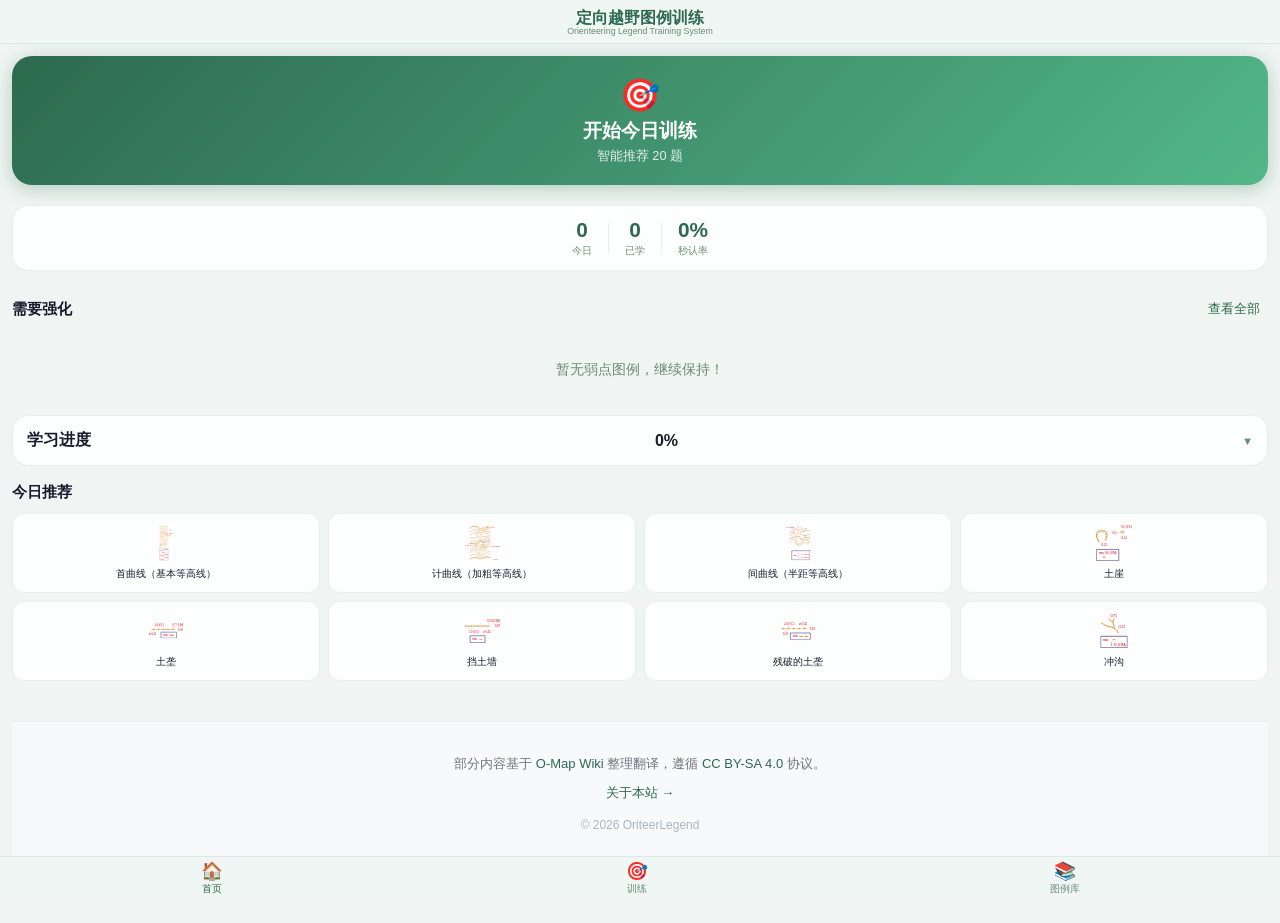
<file: index.html>
<!DOCTYPE html>
<html lang="zh-CN">
<head>
  <meta charset="UTF-8">
  <meta name="viewport" content="width=device-width, initial-scale=1.0, viewport-fit=cover">
  <meta name="apple-mobile-web-app-capable" content="yes">
  <meta name="apple-mobile-web-app-status-bar-style" content="default">
  <meta name="theme-color" content="#f0f5f3">
  <meta name="mobile-web-app-capable" content="yes">
  <title>定向越野图例训练系统</title>
  <link rel="stylesheet" href="css/style.css">
  <link rel="icon" href="data:image/svg+xml,<svg xmlns='http://www.w3.org/2000/svg' viewBox='0 0 100 100'><text y='.9em' font-size='90'>🎯</text></svg>">
  <link rel="apple-touch-icon" href="data:image/svg+xml,<svg xmlns='http://www.w3.org/2000/svg' viewBox='0 0 100 100'><text y='.9em' font-size='90'>🎯</text></svg>">
</head>
<body>
  <div class="app">
    <!-- Header -->
    <div class="header">
      <h1 id="headerTitle">定向越野图例训练</h1>
      <div class="subtitle" id="headerSubtitle">Orienteering Legend Training System</div>
    </div>

    <!-- Home View -->
    <div class="view active" id="homeView">
      <!-- Primary Action: Start Training -->
      <div class="hero-action">
        <button class="btn-start-training" data-view="training">
          <span class="hero-icon">🎯</span>
          <span class="hero-text">开始今日训练</span>
          <span class="hero-sub" id="heroSub">智能推荐 20 题</span>
        </button>
      </div>

      <!-- Quick Stats (compact) -->
      <div class="quick-stats">
        <div class="quick-stat">
          <span class="qs-value" id="todayCount">0</span>
          <span class="qs-label">今日</span>
        </div>
        <div class="quick-stat-divider"></div>
        <div class="quick-stat">
          <span class="qs-value" id="totalSeen">0</span>
          <span class="qs-label">已学</span>
        </div>
        <div class="quick-stat-divider"></div>
        <div class="quick-stat">
          <span class="qs-value" id="avgSpeed">0%</span>
          <span class="qs-label">秒认率</span>
        </div>
      </div>

      <!-- Weak Legends (actionable) -->
      <div class="section">
        <div class="section-header">
          <h3 class="section-title">需要强化</h3>
          <a class="section-link" data-view="library">查看全部</a>
        </div>
        <div id="weakLegends">
          <div class="empty-hint">暂无弱点图例，开始训练吧！</div>
        </div>
      </div>

      <!-- Progress (collapsible) -->
      <details class="progress-details">
        <summary class="progress-summary">
          <span>学习进度</span>
          <span id="progressText">0%</span>
        </summary>
        <div class="progress-body">
          <div class="progress-bar">
            <div class="progress-fill" id="progressBar" style="width: 0%"></div>
          </div>
          <div class="mastery-grid">
            <div class="mastery-item">
              <div class="mastery-dot new"></div>
              <div class="mastery-count" id="newCount">390</div>
              <div class="mastery-label">未学习</div>
            </div>
            <div class="mastery-item">
              <div class="mastery-dot learning"></div>
              <div class="mastery-count" id="learningCount">0</div>
              <div class="mastery-label">学习中</div>
            </div>
            <div class="mastery-item">
              <div class="mastery-dot stable"></div>
              <div class="mastery-count" id="stableCount">0</div>
              <div class="mastery-label">稳定</div>
            </div>
            <div class="mastery-item">
              <div class="mastery-dot automatic"></div>
              <div class="mastery-count" id="automaticCount">0</div>
              <div class="mastery-label">自动化</div>
            </div>
          </div>
        </div>
      </details>

      <!-- Recommended (compact) -->
      <div class="section">
        <div class="section-header">
          <h3 class="section-title">今日推荐</h3>
        </div>
        <div class="rec-grid" id="recommended">
          <div class="empty-hint">加载中...</div>
        </div>
      </div>

      <!-- Footer -->
      <footer class="footer" id="siteFooter">
        <div class="disclaimer">
          <p>部分内容基于 <a href="https://omapwiki.orienteering.sport" target="_blank" rel="noopener">O-Map Wiki</a> 整理翻译，遵循 <a href="https://creativecommons.org/licenses/by-sa/4.0/" target="_blank" rel="noopener">CC BY-SA 4.0</a> 协议。</p>
          <p><a href="javascript:void(0)" id="aboutLink">关于本站 →</a></p>
          <p class="copyright">© 2026 OriteerLegend</p>
        </div>
      </footer>
    </div>

    <!-- Training View -->
    <div class="view" id="trainingView">
      <div class="training-progress">
        <div class="training-progress-fill" id="trainingProgress"></div>
      </div>
      <div id="trainingContent">
        <!-- Training content will be dynamically loaded -->
      </div>
    </div>

    <!-- Library View (iframe) -->
    <div class="view" id="libraryView">
      <iframe src="library.html" style="width:100%;height:100vh;border:none;display:block"></iframe>
    </div>

    <!-- Detail View -->
    <div class="view" id="detailView">
      <div id="detailContent">
        <!-- Detail content will be dynamically loaded -->
      </div>
    </div>

    <!-- Bottom Navigation -->
    <div class="bottom-nav">
      <button class="nav-item active" data-view="home">
        <span class="nav-icon">🏠</span>
        <span>首页</span>
      </button>
      <button class="nav-item" data-view="training">
        <span class="nav-icon">🎯</span>
        <span>训练</span>
      </button>
      <button class="nav-item" data-view="library">
        <span class="nav-icon">📚</span>
        <span>图例库</span>
      </button>
    </div>
  </div>

  <!-- ===== ABOUT MODAL ===== -->
  <div class="modal-overlay" id="disclaimerModal">
    <div class="modal-box">
      <button class="modal-close" id="disclaimerClose" aria-label="关闭">✕</button>
      <h2>关于本站</h2>
      <p>本网站为非官方中文定向制图资料索引网站，旨在促进定向运动地图规范的学习、交流与研究。</p>
      <p>部分内容来源于 <a href="https://omapwiki.orienteering.sport" target="_blank" rel="noopener">O-Map Wiki</a>，包括但不限于地图符号定义、规范说明、图例示意及相关技术资料。原始内容版权归其各自作者及贡献者所有。</p>
      <p>依据 O-Map Wiki 公开声明，其内容采用 Creative Commons Attribution-ShareAlike 4.0 International（CC BY-SA 4.0）许可协议发布。本网站对相关内容进行了翻译、整理、格式转换和适当改编，并按照相同许可协议进行共享。</p>
      <p>本网站与 International Orienteering Federation（IOF）、O-Map Wiki 及其关联组织不存在任何官方关系，不代表其观点、政策或立场。</p>
      <p>尽管本站尽力保证翻译与整理内容的准确性，但不保证所有信息完全无误。对于因使用本站内容而产生的任何直接或间接损失，本站不承担责任。</p>
      <p>如您认为本站内容涉及版权、署名或其他权益问题，请与网站管理员 <a href="mailto:evcgxi79373q@hotmail.com">evcgxi79373q@hotmail.com</a> 联系，我们将在核实后及时处理。</p>
    </div>
  </div>

  <!-- Scripts -->
  <script src="js/data.js"></script>
  <script src="js/storage.js"></script>
  <script src="js/confusion.js"></script>
  <script src="js/scheduler.js"></script>
  <script src="js/training.js"></script>
  <script src="js/app.js"></script>
  <script>
    // Fix mobile viewport height (handles browser chrome resize)
    function setVH() {
      const vh = window.innerHeight * 0.01;
      document.documentElement.style.setProperty('--vh', `${vh}px`);
    }
    
    // Set on load
    setVH();
    
    // Set on resize (handles browser chrome show/hide)
    window.addEventListener('resize', setVH);
    window.addEventListener('orientationchange', () => {
      setTimeout(setVH, 100);
    });
    
    // Initialize app when DOM is ready
    document.addEventListener('DOMContentLoaded', () => {
      App.init();

      // Bind about link (footer is in static HTML)
      var aboutLink = document.getElementById('aboutLink');
      if (aboutLink) {
        aboutLink.addEventListener('click', function(e) {
          e.preventDefault();
          var modal = document.getElementById('disclaimerModal');
          if (modal) modal.classList.add('show');
        });
      }

      // Bind modal close
      var modalClose = document.getElementById('disclaimerClose');
      var modalOverlay = document.getElementById('disclaimerModal');
      if (modalClose && modalOverlay) {
        modalClose.addEventListener('click', function() {
          modalOverlay.classList.remove('show');
        });
        modalOverlay.addEventListener('click', function(e) {
          if (e.target === modalOverlay) modalOverlay.classList.remove('show');
        });
      }
    });

    // Global escape key handler for modal
    document.addEventListener('keydown', function(e) {
      if (e.key === 'Escape') {
        var modal = document.getElementById('disclaimerModal');
        if (modal && modal.classList.contains('show')) {
          modal.classList.remove('show');
        }
      }
    });
  </script>
</body>
</html>
</file>
<file: css/style.css>
/* ===== Base Styles ===== */
* {
  box-sizing: border-box;
  margin: 0;
  padding: 0;
  -webkit-tap-highlight-color: transparent;
}

:root {
  --primary: #2D6A4F;
  --primary-light: #40916C;
  --primary-dark: #1B4332;
  --accent: #52B788;
  --bg: #f0f5f3;
  --card-bg: rgba(255, 255, 255, 0.85);
  --text: #1a1a2e;
  --text-secondary: #6b8a7a;
  --border: rgba(45, 106, 79, 0.1);
  --success: #2D6A4F;
  --danger: #d32f2f;
  --warning: #f57c00;
  --radius: 16px;
  --shadow: 0 4px 20px rgba(45, 106, 79, 0.08);
  --safe-top: env(safe-area-inset-top, 0px);
  --safe-bottom: env(safe-area-inset-bottom, 0px);
  --header-height: 44px;
  --nav-height: 44px;
  --vh: 1vh; /* Will be set by JS */
}

html {
  font-size: 16px;
  -webkit-text-size-adjust: 100%;
  height: -webkit-fill-available;
}

body {
  font-family: -apple-system, BlinkMacSystemFont, 'Segoe UI', 'PingFang SC', 'Microsoft YaHei', sans-serif;
  background: var(--bg);
  color: var(--text);
  min-height: 100vh;
  min-height: -webkit-fill-available;
  overflow-x: hidden;
  -webkit-font-smoothing: antialiased;
}

/* ===== App Container ===== */
.app {
  max-width: 100%;
  margin: 0 auto;
  min-height: 100vh;
  min-height: calc(var(--vh, 1vh) * 100);
  min-height: -webkit-fill-available;
  position: relative;
  padding-top: calc(var(--header-height) + var(--safe-top));
  padding-bottom: calc(var(--nav-height) + var(--safe-bottom));
}

/* ===== Header ===== */
.header {
  position: fixed;
  top: 0;
  left: 0;
  right: 0;
  z-index: 100;
  background: rgba(240, 246, 243, 0.98);
  backdrop-filter: blur(20px);
  -webkit-backdrop-filter: blur(20px);
  border-bottom: 1px solid var(--border);
  padding: 6px 16px;
  padding-top: calc(6px + var(--safe-top));
  text-align: center;
  height: calc(var(--header-height) + var(--safe-top));
  display: flex;
  flex-direction: column;
  justify-content: center;
}

.header h1 {
  font-size: 1rem;
  font-weight: 700;
  color: var(--primary);
  line-height: 1.2;
}

.header .subtitle {
  font-size: 0.55rem;
  color: var(--text-secondary);
  line-height: 1;
}

/* ===== Bottom Navigation ===== */
.bottom-nav {
  position: fixed;
  bottom: 0;
  left: 0;
  right: 0;
  z-index: 90;
  background: rgba(240, 246, 243, 0.98);
  backdrop-filter: blur(20px);
  -webkit-backdrop-filter: blur(20px);
  border-top: 1px solid var(--border);
  display: flex;
  justify-content: space-around;
  align-items: center;
  height: calc(var(--nav-height) + var(--safe-bottom));
  padding-bottom: var(--safe-bottom);
}

.nav-item {
  display: flex;
  flex-direction: column;
  align-items: center;
  justify-content: center;
  gap: 1px;
  padding: 4px 16px;
  min-width: 56px;
  min-height: var(--nav-height);
  border: none;
  background: none;
  color: var(--text-secondary);
  font-size: 0.65rem;
  cursor: pointer;
  transition: all 0.2s;
  -webkit-tap-highlight-color: transparent;
}

.nav-item:active {
  transform: scale(0.95);
  opacity: 0.8;
}

.nav-item.active {
  color: var(--primary);
}

.nav-item .nav-icon {
  font-size: 1.1rem;
}

.nav-item span:last-child {
  font-size: 0.6rem;
}

/* ===== Views ===== */
.view {
  display: none;
  padding: 12px;
  animation: fadeIn 0.3s ease;
}

.view.active {
  display: block;
}

/* Library view - no padding, iframe fills space */
#libraryView {
  padding: 0;
}

#libraryView iframe {
  width: 100%;
  height: calc(100vh - var(--header-height) - var(--nav-height) - var(--safe-top) - var(--safe-bottom));
  border: none;
  display: block;
}

@keyframes fadeIn {
  from { opacity: 0; transform: translateY(10px); }
  to { opacity: 1; transform: translateY(0); }
}

/* ===== Home View ===== */

/* Hero Action - Primary CTA */
.hero-action {
  margin-bottom: 20px;
}

.btn-start-training {
  width: 100%;
  padding: 20px;
  background: linear-gradient(135deg, var(--primary) 0%, var(--accent) 100%);
  color: white;
  border: none;
  border-radius: 20px;
  display: flex;
  flex-direction: column;
  align-items: center;
  gap: 4px;
  cursor: pointer;
  transition: all 0.2s;
  box-shadow: 0 4px 20px rgba(45, 106, 79, 0.3);
  -webkit-tap-highlight-color: transparent;
}

.btn-start-training:active {
  transform: scale(0.98);
  box-shadow: 0 2px 10px rgba(45, 106, 79, 0.3);
}

.hero-icon {
  font-size: 2rem;
}

.hero-text {
  font-size: 1.2rem;
  font-weight: 700;
}

.hero-sub {
  font-size: 0.8rem;
  opacity: 0.85;
}

/* Quick Stats */
.quick-stats {
  display: flex;
  align-items: center;
  justify-content: center;
  gap: 16px;
  padding: 12px 16px;
  background: var(--card-bg);
  backdrop-filter: blur(12px);
  border: 1px solid var(--border);
  border-radius: var(--radius);
  margin-bottom: 16px;
}

.quick-stat {
  display: flex;
  flex-direction: column;
  align-items: center;
  gap: 2px;
}

.qs-value {
  font-size: 1.3rem;
  font-weight: 700;
  color: var(--primary);
}

.qs-label {
  font-size: 0.65rem;
  color: var(--text-secondary);
}

.quick-stat-divider {
  width: 1px;
  height: 30px;
  background: var(--border);
}

/* Progress Details (collapsible) */
.progress-details {
  background: var(--card-bg);
  backdrop-filter: blur(12px);
  border: 1px solid var(--border);
  border-radius: var(--radius);
  margin-bottom: 16px;
  overflow: hidden;
}

.progress-summary {
  display: flex;
  justify-content: space-between;
  align-items: center;
  padding: 14px;
  cursor: pointer;
  font-weight: 600;
  color: var(--text);
  list-style: none;
  -webkit-tap-highlight-color: transparent;
}

.progress-summary::-webkit-details-marker {
  display: none;
}

.progress-summary::after {
  content: '▼';
  font-size: 0.7rem;
  color: var(--text-secondary);
  transition: transform 0.2s;
}

.progress-details[open] .progress-summary::after {
  transform: rotate(180deg);
}

.progress-body {
  padding: 0 14px 14px;
}

.progress-bar {
  height: 10px;
  background: rgba(45, 106, 79, 0.1);
  border-radius: 5px;
  overflow: hidden;
  margin-bottom: 12px;
}

.progress-fill {
  height: 100%;
  background: linear-gradient(90deg, var(--primary), var(--accent));
  border-radius: 5px;
  transition: width 0.5s ease;
}

/* Keep old styles for compatibility */
.stats-grid {
  display: grid;
  grid-template-columns: repeat(2, 1fr);
  gap: 10px;
  margin-bottom: 16px;
}

.stat-card {
  background: var(--card-bg);
  backdrop-filter: blur(12px);
  border: 1px solid var(--border);
  border-radius: var(--radius);
  padding: 14px 12px;
  text-align: center;
}

.stat-value {
  font-size: 1.8rem;
  font-weight: 700;
  color: var(--primary);
  line-height: 1.2;
}

.stat-label {
  font-size: 0.75rem;
  color: var(--text-secondary);
  margin-top: 4px;
}

/* Progress Card */
.progress-card {
  background: var(--card-bg);
  backdrop-filter: blur(12px);
  border: 1px solid var(--border);
  border-radius: var(--radius);
  padding: 14px;
  margin-bottom: 16px;
}

.progress-header {
  display: flex;
  justify-content: space-between;
  align-items: center;
  margin-bottom: 10px;
}

.progress-header h3 {
  font-size: 0.95rem;
  color: var(--primary);
}

.progress-text {
  text-align: center;
  margin-top: 6px;
  font-size: 0.85rem;
  color: var(--text-secondary);
}

/* Mastery Levels */
.mastery-grid {
  display: grid;
  grid-template-columns: repeat(4, 1fr);
  gap: 8px;
  margin-bottom: 16px;
}

.mastery-item {
  background: var(--card-bg);
  backdrop-filter: blur(12px);
  border: 1px solid var(--border);
  border-radius: 12px;
  padding: 10px 6px;
  text-align: center;
}

.mastery-dot {
  width: 10px;
  height: 10px;
  border-radius: 50%;
  margin: 0 auto 6px;
}

.mastery-dot.new { background: #9e9e9e; }
.mastery-dot.learning { background: #ff9800; }
.mastery-dot.stable { background: #4caf50; }
.mastery-dot.automatic { background: #2196f3; }

.mastery-count {
  font-size: 1.3rem;
  font-weight: 700;
  color: var(--text);
  line-height: 1.2;
}

.mastery-label {
  font-size: 0.6rem;
  color: var(--text-secondary);
  margin-top: 2px;
}

/* Section */
.section {
  margin-bottom: 16px;
}

.section-header {
  display: flex;
  justify-content: space-between;
  align-items: center;
  margin-bottom: 10px;
}

.section-title {
  font-size: 0.95rem;
  font-weight: 600;
  color: var(--text);
}

.section-link {
  font-size: 0.8rem;
  color: var(--primary);
  text-decoration: none;
  cursor: pointer;
  padding: 8px;
  min-height: 44px;
  display: flex;
  align-items: center;
}

/* Weak Legends */
.weak-item {
  display: flex;
  align-items: center;
  gap: 12px;
  padding: 12px;
  background: var(--card-bg);
  backdrop-filter: blur(12px);
  border: 1px solid var(--border);
  border-radius: var(--radius);
  margin-bottom: 8px;
  cursor: pointer;
  transition: all 0.2s;
  min-height: 72px;
}

.weak-item:active {
  transform: scale(0.98);
  background: rgba(45, 106, 79, 0.05);
}

.weak-icon {
  width: 48px;
  height: 48px;
  object-fit: contain;
  border-radius: 8px;
  background: white;
  padding: 4px;
  flex-shrink: 0;
}

.weak-info {
  flex: 1;
  min-width: 0;
}

.weak-name {
  font-weight: 600;
  margin-bottom: 4px;
  font-size: 0.9rem;
}

.weak-tags {
  display: flex;
  gap: 4px;
  flex-wrap: wrap;
}

.tag {
  font-size: 0.6rem;
  padding: 2px 6px;
  border-radius: 8px;
  font-weight: 500;
}

.tag-confusion { background: #ffebee; color: #c62828; }
.tag-uncertain { background: #fff3e0; color: #e65100; }
.tag-slow { background: #e3f2fd; color: #1565c0; }

.btn-practice {
  padding: 10px 16px;
  min-height: 44px;
  min-width: 64px;
  background: var(--primary);
  color: white;
  border: none;
  border-radius: 20px;
  font-size: 0.85rem;
  cursor: pointer;
  transition: all 0.2s;
  flex-shrink: 0;
}

.btn-practice:active {
  transform: scale(0.95);
  background: var(--primary-dark);
}

/* Recommended */
.rec-grid {
  display: grid;
  grid-template-columns: repeat(4, 1fr);
  gap: 8px;
}

.rec-item {
  background: var(--card-bg);
  backdrop-filter: blur(12px);
  border: 1px solid var(--border);
  border-radius: 12px;
  padding: 10px 6px;
  text-align: center;
  cursor: pointer;
  transition: all 0.2s;
  min-height: 80px;
  display: flex;
  flex-direction: column;
  align-items: center;
  justify-content: center;
}

.rec-item:active {
  transform: scale(0.95);
  background: rgba(45, 106, 79, 0.05);
}

.rec-icon {
  width: 36px;
  height: 36px;
  object-fit: contain;
  margin-bottom: 6px;
}

.rec-name {
  font-size: 0.65rem;
  color: var(--text);
  overflow: hidden;
  text-overflow: ellipsis;
  white-space: nowrap;
  max-width: 100%;
}

.empty-hint {
  text-align: center;
  padding: 20px;
  color: var(--text-secondary);
  font-size: 0.85rem;
}

/* ===== Training View ===== */
#trainingContent {
  transition: opacity 0.2s ease;
}

.training-setup {
  text-align: center;
  padding: 16px 0;
}

.training-setup h2 {
  margin-bottom: 20px;
  color: var(--primary);
  font-size: 1.2rem;
}

.mode-cards {
  display: grid;
  grid-template-columns: repeat(2, 1fr);
  gap: 10px;
  margin-bottom: 20px;
}

.mode-card {
  background: var(--card-bg);
  backdrop-filter: blur(12px);
  border: 2px solid var(--border);
  border-radius: var(--radius);
  padding: 16px 12px;
  cursor: pointer;
  transition: all 0.2s;
  min-height: 100px;
  display: flex;
  flex-direction: column;
  align-items: center;
  justify-content: center;
}

.mode-card:active {
  transform: scale(0.98);
}

.mode-card.selected {
  border-color: var(--primary);
  background: rgba(45, 106, 79, 0.08);
}

.mode-icon {
  font-size: 1.8rem;
  margin-bottom: 6px;
}

.mode-name {
  font-weight: 600;
  margin-bottom: 4px;
  font-size: 0.9rem;
}

.mode-desc {
  font-size: 0.75rem;
  color: var(--text-secondary);
}

.count-selector {
  margin-bottom: 20px;
}

.count-selector label {
  margin-right: 8px;
  font-size: 0.9rem;
}

.count-selector select {
  padding: 12px 16px;
  min-height: 48px;
  border: 1px solid var(--border);
  border-radius: 12px;
  background: white;
  font-size: 1rem;
  width: 100%;
  max-width: 200px;
  -webkit-appearance: none;
  appearance: none;
}

.btn-primary {
  padding: 14px 32px;
  min-height: 52px;
  background: var(--primary);
  color: white;
  border: none;
  border-radius: 25px;
  font-size: 1rem;
  font-weight: 600;
  cursor: pointer;
  transition: all 0.2s;
  width: 100%;
  max-width: 300px;
}

.btn-primary:active {
  transform: scale(0.98);
  background: var(--primary-dark);
}

.btn-secondary {
  padding: 14px 32px;
  min-height: 52px;
  background: transparent;
  color: var(--primary);
  border: 2px solid var(--primary);
  border-radius: 25px;
  font-size: 1rem;
  font-weight: 600;
  cursor: pointer;
  transition: all 0.2s;
  width: 100%;
  max-width: 300px;
  margin-top: 12px;
}

.btn-secondary:active {
  background: rgba(45, 106, 79, 0.08);
}

/* Training Progress */
.training-progress {
  height: 4px;
  background: rgba(45, 106, 79, 0.1);
  margin-bottom: 16px;
}

.training-progress-fill {
  height: 100%;
  background: var(--accent);
  transition: width 0.3s ease;
}

/* Question Styles */
.question-header {
  display: flex;
  justify-content: space-between;
  align-items: center;
  margin-bottom: 12px;
  padding: 0 4px;
}

.btn-exit-training {
  padding: 6px 12px;
  background: rgba(211, 47, 47, 0.1);
  color: var(--danger);
  border: 1px solid rgba(211, 47, 47, 0.3);
  border-radius: 8px;
  font-size: 0.75rem;
  cursor: pointer;
  transition: all 0.2s;
  -webkit-tap-highlight-color: transparent;
}

.btn-exit-training:active {
  background: rgba(211, 47, 47, 0.2);
  transform: scale(0.95);
}

.question-type {
  background: var(--primary);
  color: white;
  padding: 6px 12px;
  border-radius: 12px;
  font-size: 0.8rem;
  font-weight: 500;
}

.question-progress {
  color: var(--text-secondary);
  font-size: 0.85rem;
  font-weight: 500;
}

.question-timer {
  height: 4px;
  background: rgba(45, 106, 79, 0.1);
  border-radius: 2px;
  margin-bottom: 16px;
  overflow: hidden;
}

.timer-bar {
  height: 100%;
  background: var(--accent);
  width: 0;
  transition: width 0.05s linear;
}

.question-image {
  text-align: center;
  margin-bottom: 16px;
}

.question-image img {
  max-width: min(200px, 60vw);
  max-height: min(200px, 40vh);
  width: auto;
  height: auto;
  object-fit: contain;
  border-radius: var(--radius);
  background: white;
  padding: 12px;
  border: 1px solid var(--border);
}

.question-prompt {
  text-align: center;
  font-size: 1.05rem;
  font-weight: 600;
  margin-bottom: 16px;
}

.options-grid {
  display: flex;
  flex-direction: column;
  gap: 10px;
}

.option-btn {
  display: flex;
  align-items: center;
  justify-content: center;
  padding: 16px 20px;
  min-height: 56px;
  background: var(--card-bg);
  backdrop-filter: blur(12px);
  border: 2px solid var(--border);
  border-radius: var(--radius);
  cursor: pointer;
  transition: all 0.2s;
  -webkit-tap-highlight-color: transparent;
}

.option-btn:active:not(:disabled) {
  transform: scale(0.96);
  border-color: var(--primary-light);
}

.option-btn:disabled {
  cursor: not-allowed;
  opacity: 0.8;
}

.option-btn.correct {
  border-color: var(--success);
  background: rgba(45, 106, 79, 0.15);
  animation: pulse-correct 0.3s ease;
}

.option-btn.wrong {
  border-color: var(--danger);
  background: rgba(211, 47, 47, 0.15);
  animation: pulse-wrong 0.3s ease;
}

@keyframes pulse-correct {
  0% { transform: scale(1); }
  50% { transform: scale(1.02); }
  100% { transform: scale(1); }
}

@keyframes pulse-wrong {
  0% { transform: scale(1); }
  25% { transform: scale(0.98); }
  50% { transform: scale(1.01); }
  100% { transform: scale(1); }
}

.option-btn .option-text {
  font-size: 0.95rem;
  text-align: center;
  line-height: 1.4;
  font-weight: 500;
}

/* Flip Card */
.flip-container {
  position: relative;
  min-height: 280px;
  margin-bottom: 20px;
}

.flip-card {
  perspective: 1000px;
  cursor: pointer;
  min-height: 240px;
}

.flip-front,
.flip-back {
  background: var(--card-bg);
  backdrop-filter: blur(12px);
  border: 1px solid var(--border);
  border-radius: var(--radius);
  padding: 20px;
  text-align: center;
  min-height: 240px;
  display: flex;
  flex-direction: column;
  align-items: center;
  justify-content: center;
}

.flip-front {
  transition: transform 0.6s;
  transform-style: preserve-3d;
  backface-visibility: hidden;
}

.flip-back {
  position: absolute;
  top: 0;
  left: 0;
  right: 0;
  bottom: 0;
  transform: rotateY(180deg);
  transition: transform 0.6s;
  transform-style: preserve-3d;
  backface-visibility: hidden;
  overflow-y: auto;
}

.flip-card.flipped .flip-front {
  transform: rotateY(180deg);
}

.flip-card.flipped .flip-back {
  transform: rotateY(0);
}

.flip-hint {
  color: var(--text-secondary);
  font-size: 0.85rem;
  margin-top: 12px;
}

.answer-name {
  font-size: 1.3rem;
  font-weight: 700;
  color: var(--primary);
  margin-bottom: 6px;
}

.answer-en {
  color: var(--text-secondary);
  margin-bottom: 12px;
  font-size: 0.9rem;
}

.answer-desc {
  font-size: 0.85rem;
  color: var(--text);
  line-height: 1.6;
  max-height: 120px;
  overflow-y: auto;
}

.self-report {
  text-align: center;
  margin-top: 16px;
}

.report-prompt {
  font-size: 1rem;
  font-weight: 600;
  margin-bottom: 12px;
}

.report-buttons {
  display: flex;
  flex-direction: column;
  gap: 10px;
}

.report-btn {
  padding: 14px 20px;
  min-height: 52px;
  border: 2px solid var(--border);
  border-radius: var(--radius);
  background: var(--card-bg);
  font-size: 0.95rem;
  cursor: pointer;
  transition: all 0.2s;
  -webkit-tap-highlight-color: transparent;
}

.report-btn:active {
  transform: scale(0.98);
}

.report-sure:active { border-color: var(--success); background: rgba(45, 106, 79, 0.05); }
.report-unsure:active { border-color: var(--warning); background: rgba(245, 124, 0, 0.05); }
.report-wrong:active { border-color: var(--danger); background: rgba(211, 47, 47, 0.05); }

/* Flash Card */
.flash-area {
  text-align: center;
  margin-bottom: 20px;
  min-height: 200px;
  display: flex;
  flex-direction: column;
  align-items: center;
  justify-content: center;
}

.flash-image {
  transition: opacity 0.3s;
}

.flash-image img {
  max-width: min(200px, 60vw);
  max-height: min(200px, 40vh);
  width: auto;
  height: auto;
  object-fit: contain;
  border-radius: var(--radius);
  background: white;
  padding: 12px;
  border: 1px solid var(--border);
}

.flash-timer {
  margin-top: 12px;
  color: var(--text-secondary);
  font-size: 0.9rem;
}

.flash-answer {
  text-align: center;
}

.answer-prompt {
  font-size: 1.05rem;
  font-weight: 600;
  margin-bottom: 16px;
}

.answer-buttons {
  display: flex;
  gap: 12px;
  justify-content: center;
  margin-bottom: 16px;
}

.answer-btn {
  padding: 14px 28px;
  min-height: 52px;
  min-width: 100px;
  border: 2px solid var(--border);
  border-radius: var(--radius);
  background: var(--card-bg);
  font-size: 1rem;
  cursor: pointer;
  transition: all 0.2s;
  -webkit-tap-highlight-color: transparent;
}

.answer-btn:active {
  transform: scale(0.96);
}

.answer-correct:active { border-color: var(--success); background: rgba(45, 106, 79, 0.1); }
.answer-wrong:active { border-color: var(--danger); background: rgba(211, 47, 47, 0.1); }

.hesitate-option {
  color: var(--text-secondary);
  font-size: 0.85rem;
  padding: 12px;
}

.hesitate-option input {
  margin-right: 8px;
  width: 18px;
  height: 18px;
  vertical-align: middle;
}

/* Training Summary */
.training-summary {
  text-align: center;
  padding: 24px 0;
}

.summary-icon {
  font-size: 3rem;
  margin-bottom: 12px;
}

.training-summary h2 {
  color: var(--primary);
  margin-bottom: 20px;
  font-size: 1.3rem;
}

.summary-stats {
  display: grid;
  grid-template-columns: repeat(3, 1fr);
  gap: 10px;
  margin-bottom: 20px;
}

.summary-stat {
  background: var(--card-bg);
  backdrop-filter: blur(12px);
  border: 1px solid var(--border);
  border-radius: var(--radius);
  padding: 14px 10px;
}

.summary-stat .stat-value {
  font-size: 1.3rem;
}

.summary-modes {
  display: flex;
  justify-content: center;
  gap: 16px;
  margin-bottom: 24px;
  flex-wrap: wrap;
}

.mode-stat {
  display: flex;
  align-items: center;
  gap: 6px;
  color: var(--text-secondary);
  font-size: 0.85rem;
}

.mode-stat .mode-icon {
  font-size: 1.1rem;
}

.summary-actions {
  display: flex;
  flex-direction: column;
  align-items: center;
  gap: 12px;
}

/* ===== Library View ===== */
.search-bar {
  margin-bottom: 12px;
}

.search-bar input {
  width: 100%;
  padding: 12px 16px 12px 40px;
  min-height: 44px;
  border: 1.5px solid rgba(45, 106, 79, 0.15);
  border-radius: 24px;
  background: rgba(255, 255, 255, 0.6);
  font-size: 0.9rem;
  outline: none;
  transition: all 0.2s;
  -webkit-appearance: none;
}

.search-bar input:focus {
  border-color: var(--primary);
  box-shadow: 0 0 0 3px rgba(45, 106, 79, 0.1);
  background: rgba(255, 255, 255, 0.9);
}

.search-bar input::placeholder {
  color: #9bb5a8;
}

/* List container */
.list-wrap {
  padding: 0 8px 80px;
  max-width: 900px;
  margin: 0 auto;
}

/* Group headers - exactly like O-legend */
.group-header {
  padding: 12px 8px 6px;
  font-size: 0.78rem;
  font-weight: 600;
  color: #6b8a7a;
  display: flex;
  align-items: center;
  gap: 8px;
  cursor: pointer;
  user-select: none;
  transition: color 0.2s;
  -webkit-tap-highlight-color: transparent;
}

.group-header:hover {
  color: #2D6A4F;
}

.group-header:active {
  opacity: 0.7;
}

.group-header::after {
  content: '';
  flex: 1;
  height: 1px;
  background: rgba(45, 106, 79, 0.12);
  border-radius: 1px;
}

.group-header .chevron {
  width: 16px;
  height: 16px;
  transition: transform 0.2s;
  flex-shrink: 0;
}

.group-header.collapsed .chevron {
  transform: rotate(-90deg);
}

.group-header small {
  font-weight: 400;
  opacity: 0.65;
  font-size: 0.68rem;
}

/* Category headers (nested, indented) */
.cat-header {
  padding-left: 20px;
  font-size: 0.72rem;
}

.cat-header .chevron {
  width: 14px;
  height: 14px;
}

/* Group items container - MUST have max-height for animation */
.group-items {
  overflow: hidden;
  transition: max-height 0.3s ease-out;
  max-height: 5000px; /* Large enough for content */
}

.group-items.collapsed {
  max-height: 0 !important;
}

/* Category items (nested, indented) */
.cat-items {
  padding-left: 8px;
}

/* Legend card - O-legend style */
.legend-card {
  display: flex;
  width: 100%;
  text-align: left;
  gap: 12px;
  padding: 12px;
  margin-bottom: 8px;
  background: rgba(255, 255, 255, 0.6);
  backdrop-filter: blur(12px);
  -webkit-backdrop-filter: blur(12px);
  border: 1px solid rgba(45, 106, 79, 0.08);
  border-radius: 16px;
  cursor: pointer;
  transition: all 0.2s;
  overflow: hidden;
}

.legend-card:hover {
  transform: scale(1.01);
  background: rgba(255, 255, 255, 0.85);
  border-color: rgba(45, 106, 79, 0.2);
  box-shadow: 0 4px 20px rgba(45, 106, 79, 0.08);
}

.legend-card:active {
  background: rgba(45, 106, 79, 0.1);
}

.legend-card .img-col {
  flex-shrink: 0;
  width: 72px;
}

.legend-card .img-wrap {
  width: 72px;
  height: 56px;
  background: rgba(255, 255, 255, 0.8);
  border-radius: 12px;
  display: flex;
  align-items: center;
  justify-content: center;
  border: 1px solid rgba(0, 0, 0, 0.06);
  overflow: hidden;
}

.legend-card .img-wrap img {
  max-width: 90%;
  max-height: 90%;
  object-fit: contain;
}

.legend-card .text-col {
  flex: 1;
  min-width: 0;
  display: flex;
  flex-direction: column;
  justify-content: center;
  gap: 2px;
}

.legend-card .legend-code {
  font-family: 'SF Mono', 'Cascadia Code', 'Consolas', monospace;
  font-size: 0.75rem;
  color: #8a9e94;
  letter-spacing: 0.03em;
  line-height: 1;
}

.legend-card .legend-name {
  font-size: 0.9rem;
  font-weight: 600;
  color: #1a1a2e;
  line-height: 1.3;
}

.legend-card .legend-en {
  font-size: 0.72rem;
  color: #8a9e94;
  line-height: 1.3;
  margin-top: 1px;
}

/* Remove old legend-card styles if they exist */
.category-filter {
  display: none;
}

/* ===== Detail View ===== */
.detail-header {
  display: flex;
  justify-content: space-between;
  align-items: center;
  margin-bottom: 16px;
}

.btn-back {
  padding: 10px 16px;
  min-height: 44px;
  min-width: 44px;
  border: none;
  background: none;
  color: var(--primary);
  font-size: 0.95rem;
  cursor: pointer;
  display: flex;
  align-items: center;
  gap: 4px;
}

.btn-back:active {
  opacity: 0.7;
}

.btn-fav {
  width: 44px;
  height: 44px;
  min-width: 44px;
  border: none;
  background: none;
  font-size: 1.5rem;
  color: var(--text-secondary);
  cursor: pointer;
  transition: all 0.2s;
  display: flex;
  align-items: center;
  justify-content: center;
}

.btn-fav:active {
  transform: scale(0.9);
}

.btn-fav.active {
  color: #ffc107;
}

.detail-image {
  text-align: center;
  margin-bottom: 20px;
}

.detail-image img {
  max-width: min(180px, 50vw);
  max-height: min(180px, 30vh);
  width: auto;
  height: auto;
  object-fit: contain;
  border-radius: var(--radius);
  background: white;
  padding: 12px;
  border: 1px solid var(--border);
}

.detail-info {
  text-align: center;
  margin-bottom: 20px;
}

.detail-code {
  font-family: 'SF Mono', 'Cascadia Code', monospace;
  font-size: 1rem;
  color: var(--primary);
  margin-bottom: 6px;
}

.detail-name {
  font-size: 1.3rem;
  font-weight: 700;
  margin-bottom: 4px;
}

.detail-en {
  color: var(--text-secondary);
  margin-bottom: 10px;
  font-size: 0.9rem;
}

.detail-standard,
.detail-category {
  display: inline-block;
  padding: 6px 12px;
  background: rgba(45, 106, 79, 0.1);
  border-radius: 12px;
  font-size: 0.75rem;
  color: var(--primary);
  margin: 4px;
}

.detail-scores {
  background: var(--card-bg);
  backdrop-filter: blur(12px);
  border: 1px solid var(--border);
  border-radius: var(--radius);
  padding: 16px;
  margin-bottom: 16px;
}

.detail-scores h3 {
  margin-bottom: 14px;
  color: var(--primary);
  font-size: 0.95rem;
}

.score-bars {
  display: flex;
  flex-direction: column;
  gap: 10px;
}

.score-item {
  display: flex;
  align-items: center;
  gap: 10px;
}

.score-label {
  width: 70px;
  font-size: 0.8rem;
  color: var(--text-secondary);
  flex-shrink: 0;
}

.score-bar {
  flex: 1;
  height: 8px;
  background: rgba(45, 106, 79, 0.1);
  border-radius: 4px;
  overflow: hidden;
}

.score-fill {
  height: 100%;
  background: var(--primary);
  border-radius: 4px;
  transition: width 0.3s ease;
}

.score-bar.risk .score-fill {
  background: var(--danger);
}

.score-value {
  width: 36px;
  text-align: right;
  font-size: 0.8rem;
  font-weight: 600;
  flex-shrink: 0;
}

.detail-confusion {
  background: var(--card-bg);
  backdrop-filter: blur(12px);
  border: 1px solid var(--border);
  border-radius: var(--radius);
  padding: 16px;
  margin-bottom: 16px;
}

.detail-confusion h3 {
  margin-bottom: 14px;
  color: var(--primary);
  font-size: 0.95rem;
}

.confusion-list {
  display: flex;
  flex-direction: column;
  gap: 8px;
}

.confusion-item {
  display: flex;
  align-items: center;
  gap: 10px;
  padding: 10px;
  min-height: 56px;
  background: rgba(45, 106, 79, 0.05);
  border-radius: 10px;
  cursor: pointer;
  transition: all 0.2s;
}

.confusion-item:active {
  background: rgba(45, 106, 79, 0.1);
}

.confusion-item img {
  width: 36px;
  height: 36px;
  object-fit: contain;
  flex-shrink: 0;
}

.confusion-item span:first-of-type {
  flex: 1;
  font-size: 0.9rem;
}

.confusion-strength {
  color: var(--danger);
  font-weight: 600;
  font-size: 0.85rem;
  flex-shrink: 0;
}

.detail-desc {
  background: var(--card-bg);
  backdrop-filter: blur(12px);
  border: 1px solid var(--border);
  border-radius: var(--radius);
  padding: 16px;
  margin-bottom: 20px;
}

.detail-desc h3 {
  margin-bottom: 10px;
  color: var(--primary);
  font-size: 0.95rem;
}

.detail-desc p {
  line-height: 1.7;
  color: var(--text);
  font-size: 0.9rem;
}

.detail-actions {
  text-align: center;
  padding-bottom: 20px;
}

/* ===== Mobile Specific ===== */
@media (max-width: 380px) {
  .stats-grid {
    gap: 8px;
  }
  
  .stat-card {
    padding: 12px 8px;
  }
  
  .stat-value {
    font-size: 1.5rem;
  }
  
  .mastery-grid {
    gap: 6px;
  }
  
  .mastery-item {
    padding: 8px 4px;
  }
  
  .mastery-count {
    font-size: 1.1rem;
  }
  
  .rec-grid {
    grid-template-columns: repeat(3, 1fr);
  }
  
  .option-btn {
    padding: 12px 8px;
    min-height: 80px;
  }
  
  .option-btn img {
    width: 36px;
    height: 36px;
  }
  
  .option-btn span {
    font-size: 0.7rem;
  }
}

/* ===== Touch Devices ===== */
@media (hover: none) and (pointer: coarse) {
  /* Remove hover effects on touch devices */
  .weak-item:hover,
  .rec-item:hover,
  .legend-card:hover,
  .mode-card:hover,
  .option-btn:hover:not(:disabled),
  .confusion-item:hover {
    transform: none;
    box-shadow: none;
  }
  
  /* Ensure minimum touch target size */
  .btn-practice,
  .btn-primary,
  .btn-secondary,
  .report-btn,
  .answer-btn,
  .std-tab,
  .nav-item {
    min-height: 44px;
  }
}

/* ===== Small Phones ===== */
@media (max-height: 600px) {
  .header {
    padding: 8px 16px;
  }
  
  .header h1 {
    font-size: 1rem;
  }
  
  .question-image img {
    max-height: 120px;
  }
  
  .flash-image img {
    max-height: 120px;
  }
  
  .flip-container {
    min-height: 200px;
  }
  
  .flip-card {
    min-height: 180px;
  }
  
  .flip-front,
  .flip-back {
    min-height: 180px;
    padding: 16px;
  }
}

/* ===== Landscape Mode ===== */
@media (orientation: landscape) and (max-height: 500px) {
  .question-image img {
    max-height: 100px;
  }
  
  .flash-image img {
    max-height: 100px;
  }
  
  .options-grid {
    grid-template-columns: repeat(4, 1fr);
  }
  
  .flip-container {
    min-height: 160px;
  }
}

/* ===== Footer ===== */
.footer {
  background: #f8f9fa;
  border-top: 1px solid #e9ecef;
  padding: 24px 16px;
  margin-top: 40px;
  font-size: 13px;
  color: #6c757d;
  line-height: 1.6;
}

.footer a {
  color: #2d6a4f;
  text-decoration: none;
}

.footer a:hover {
  text-decoration: underline;
}

.footer .disclaimer {
  max-width: 800px;
  margin: 0 auto;
  text-align: center;
}

.footer .disclaimer p {
  margin: 8px 0;
}

.footer .disclaimer .copyright {
  font-size: 12px;
  margin-top: 12px;
  color: #adb5bd;
}

/* ===== Disclaimer Modal ===== */
.modal-overlay {
  position: fixed;
  inset: 0;
  background: rgba(0, 0, 0, 0.45);
  z-index: 300;
  display: flex;
  align-items: center;
  justify-content: center;
  opacity: 0;
  pointer-events: none;
  transition: opacity 0.25s;
  padding: 16px;
}

.modal-overlay.show {
  opacity: 1;
  pointer-events: auto;
}

.modal-box {
  position: relative;
  background: #fff;
  border-radius: 16px;
  max-width: 680px;
  width: 100%;
  max-height: 80vh;
  overflow-y: auto;
  padding: 28px 24px 24px;
  box-shadow: 0 12px 40px rgba(0, 0, 0, 0.18);
  transform: translateY(20px);
  transition: transform 0.25s;
}

.modal-overlay.show .modal-box {
  transform: translateY(0);
}

.modal-close {
  position: absolute;
  top: 12px;
  right: 14px;
  width: 36px;
  height: 36px;
  border-radius: 50%;
  border: none;
  background: rgba(0, 0, 0, 0.06);
  color: #666;
  font-size: 1.2rem;
  cursor: pointer;
  display: flex;
  align-items: center;
  justify-content: center;
  transition: background 0.2s;
}

.modal-close:hover {
  background: rgba(0, 0, 0, 0.12);
}

.modal-box h2 {
  font-size: 1.1rem;
  color: #2d6a4f;
  margin: 0 0 16px;
  padding-bottom: 10px;
  border-bottom: 1px solid #e9ecef;
}

.modal-box p {
  font-size: 0.85rem;
  line-height: 1.8;
  color: #495057;
  margin: 10px 0;
}

.modal-box a {
  color: #2d6a4f;
  text-decoration: none;
}

.modal-box a:hover {
  text-decoration: underline;
}

/* ===== Dark Mode ===== */
@media (prefers-color-scheme: dark) {
  :root {
    --bg: #0d1117;
    --card-bg: rgba(22, 27, 34, 0.85);
    --text: #e6edf3;
    --text-secondary: #8b949e;
    --border: rgba(240, 246, 240, 0.08);
  }
  
  .header,
  .bottom-nav {
    background: rgba(13, 17, 23, 0.98);
  }
  
  .weak-icon,
  .question-image img,
  .detail-image img,
  .flash-image img {
    background: rgba(255, 255, 255, 0.05);
  }
  
  .count-selector select,
  .search-bar input,
  .category-filter select {
    background: rgba(22, 27, 34, 0.8);
    color: var(--text);
  }

  .footer {
    background: rgba(22, 27, 34, 0.95) !important;
    border-color: rgba(240, 246, 240, 0.08) !important;
  }

  .footer p {
    color: #8b949e !important;
  }

  .footer a {
    color: #3fb950 !important;
  }

  .footer .copyright {
    color: #6e7681 !important;
  }

  .modal-box {
    background: #161b22 !important;
  }

  .modal-box h2 {
    color: #3fb950 !important;
    border-color: rgba(240, 246, 240, 0.08) !important;
  }

  .modal-box p {
    color: #c9d1d9 !important;
  }

  .modal-box a {
    color: #3fb950 !important;
  }

  .modal-close {
    background: rgba(255, 255, 255, 0.08) !important;
    color: #8b949e !important;
  }

  .modal-close:hover {
    background: rgba(255, 255, 255, 0.15) !important;
  }
}

/* ===== Reduced Motion ===== */
@media (prefers-reduced-motion: reduce) {
  *,
  *::before,
  *::after {
    animation-duration: 0.01ms !important;
    animation-iteration-count: 1 !important;
    transition-duration: 0.01ms !important;
  }
}
</file>
